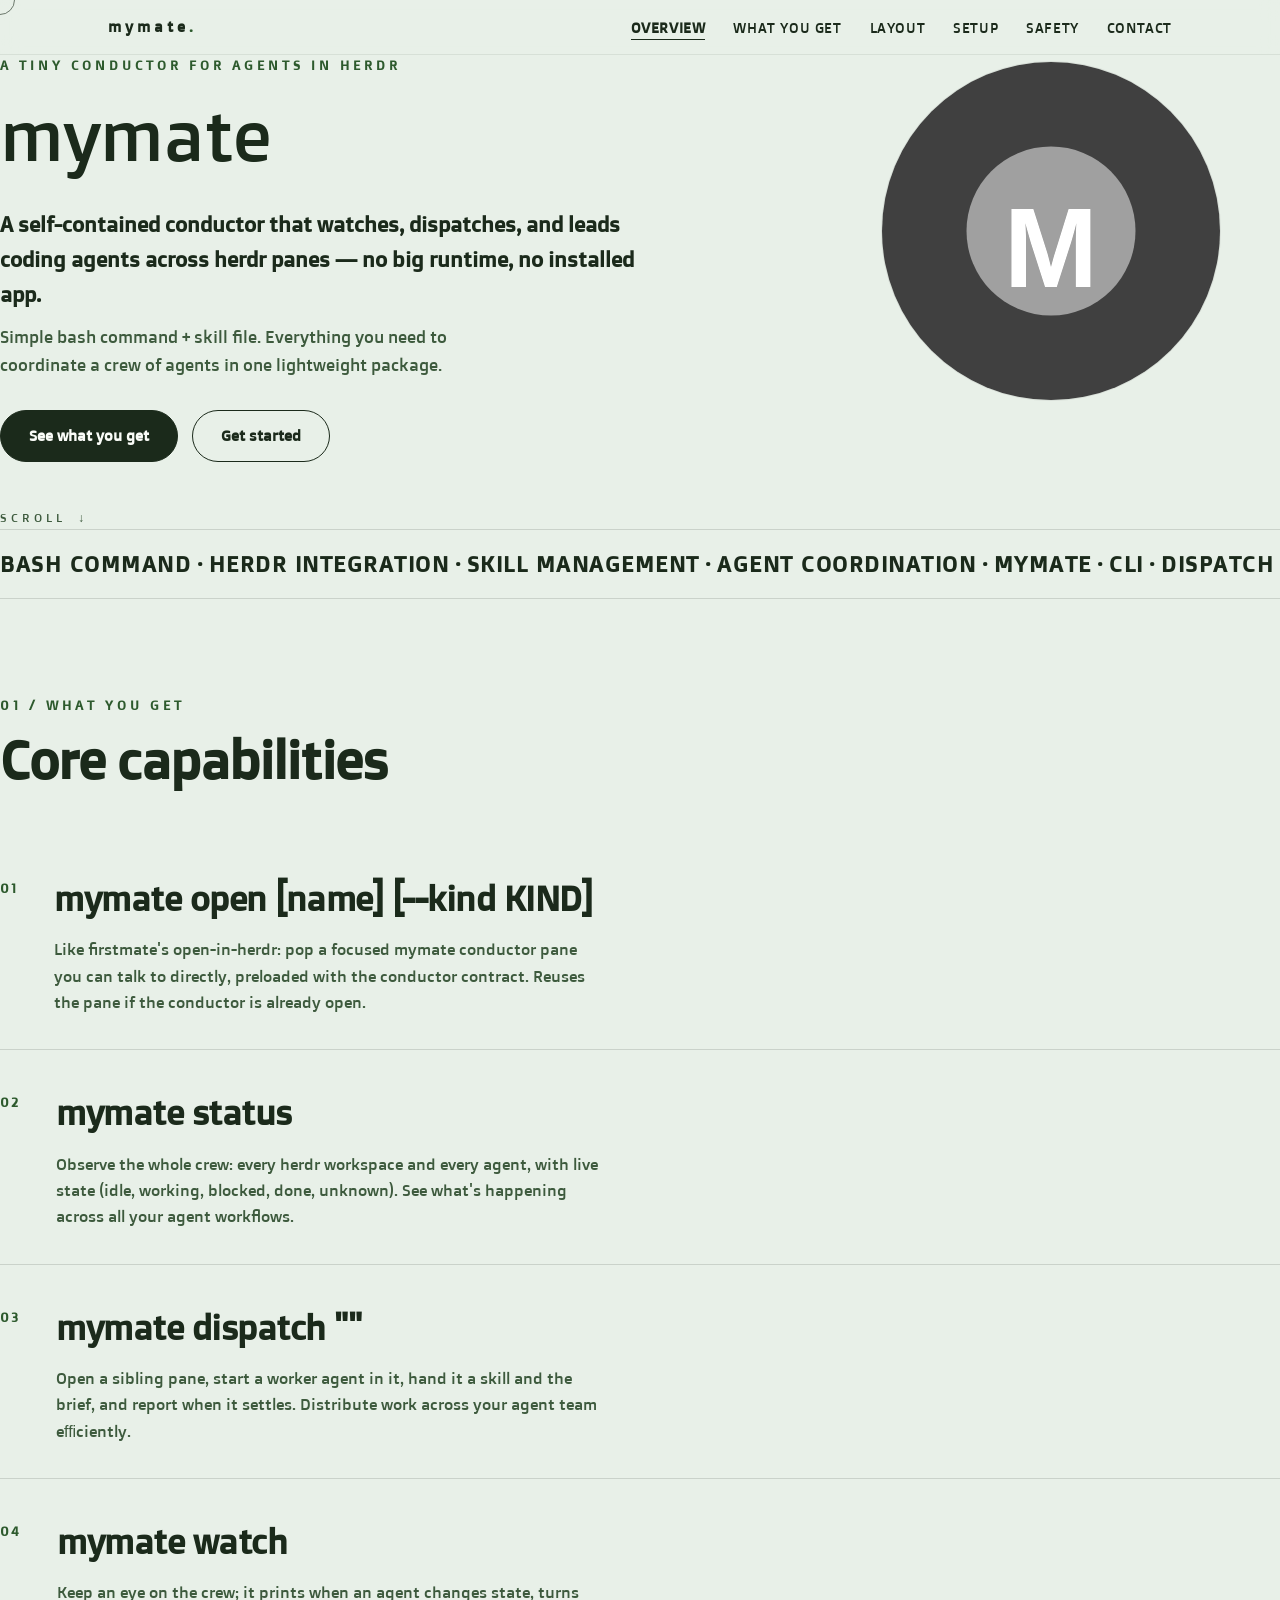
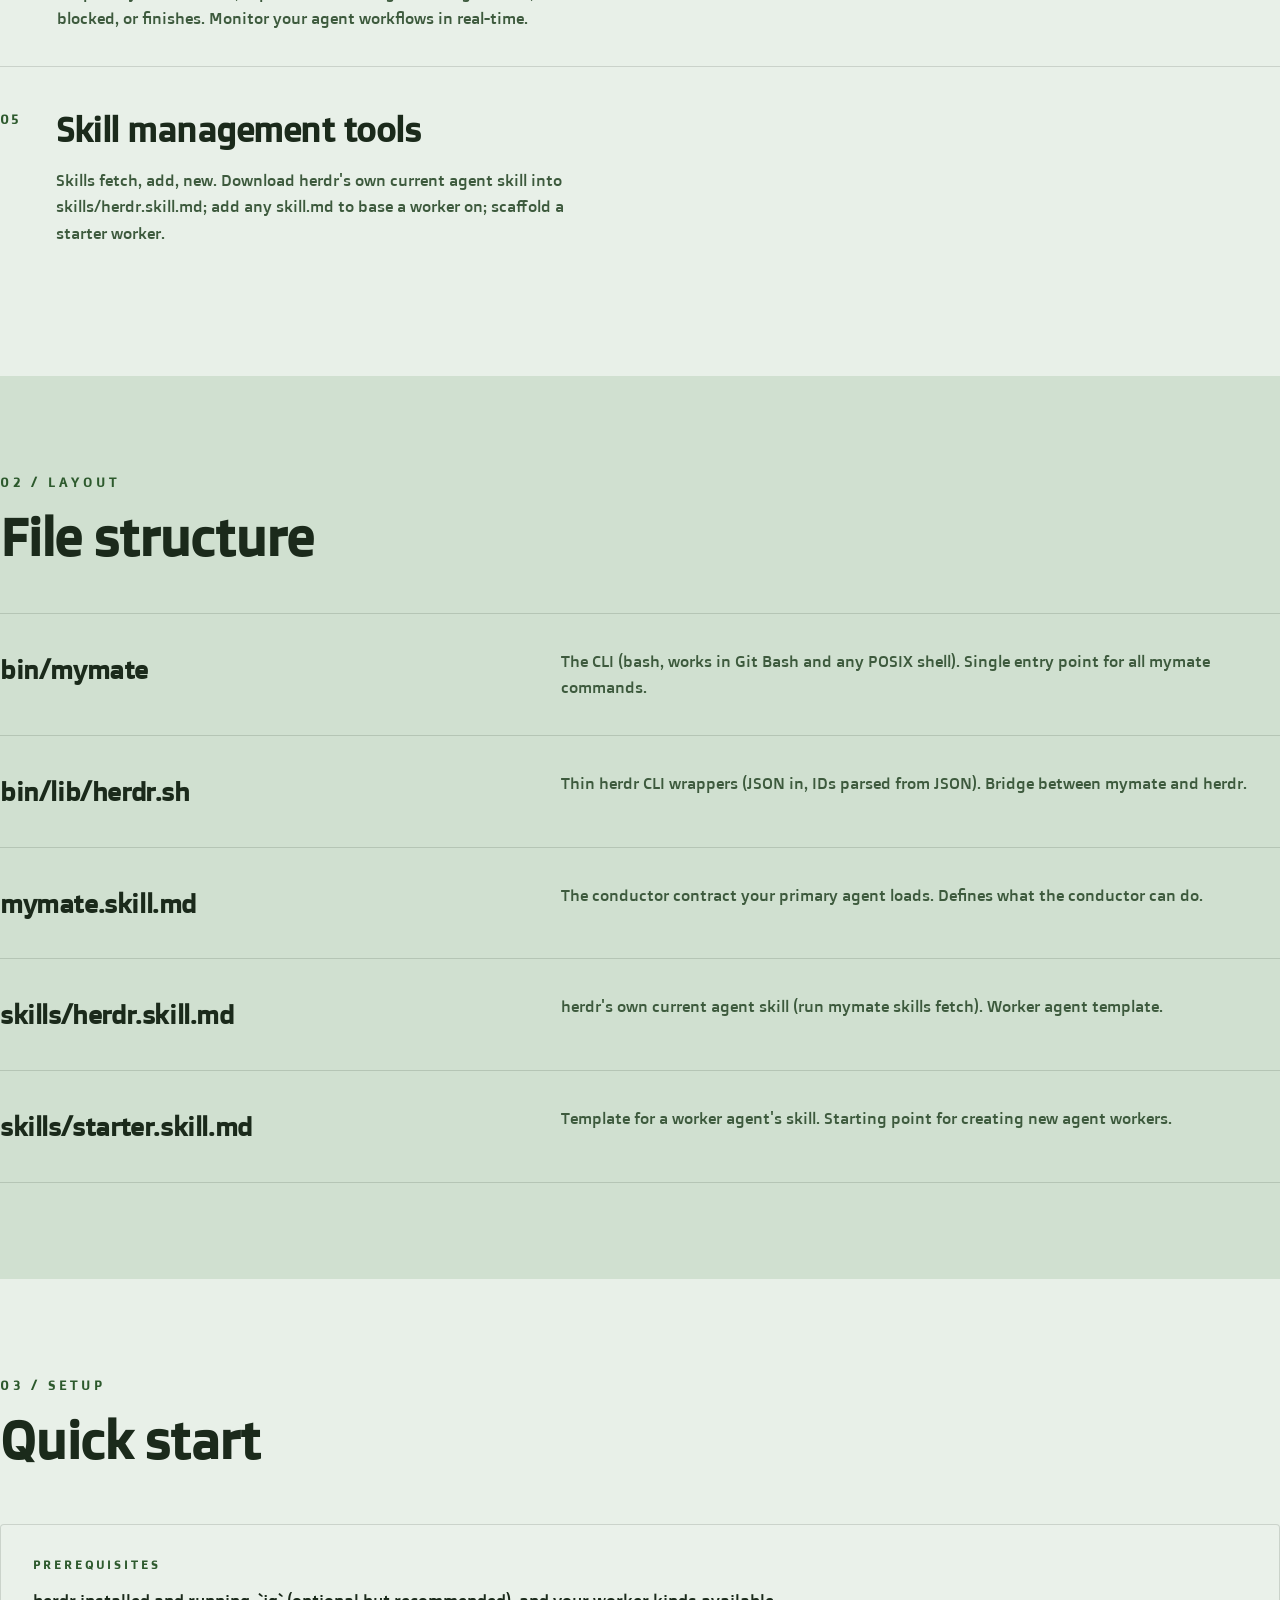
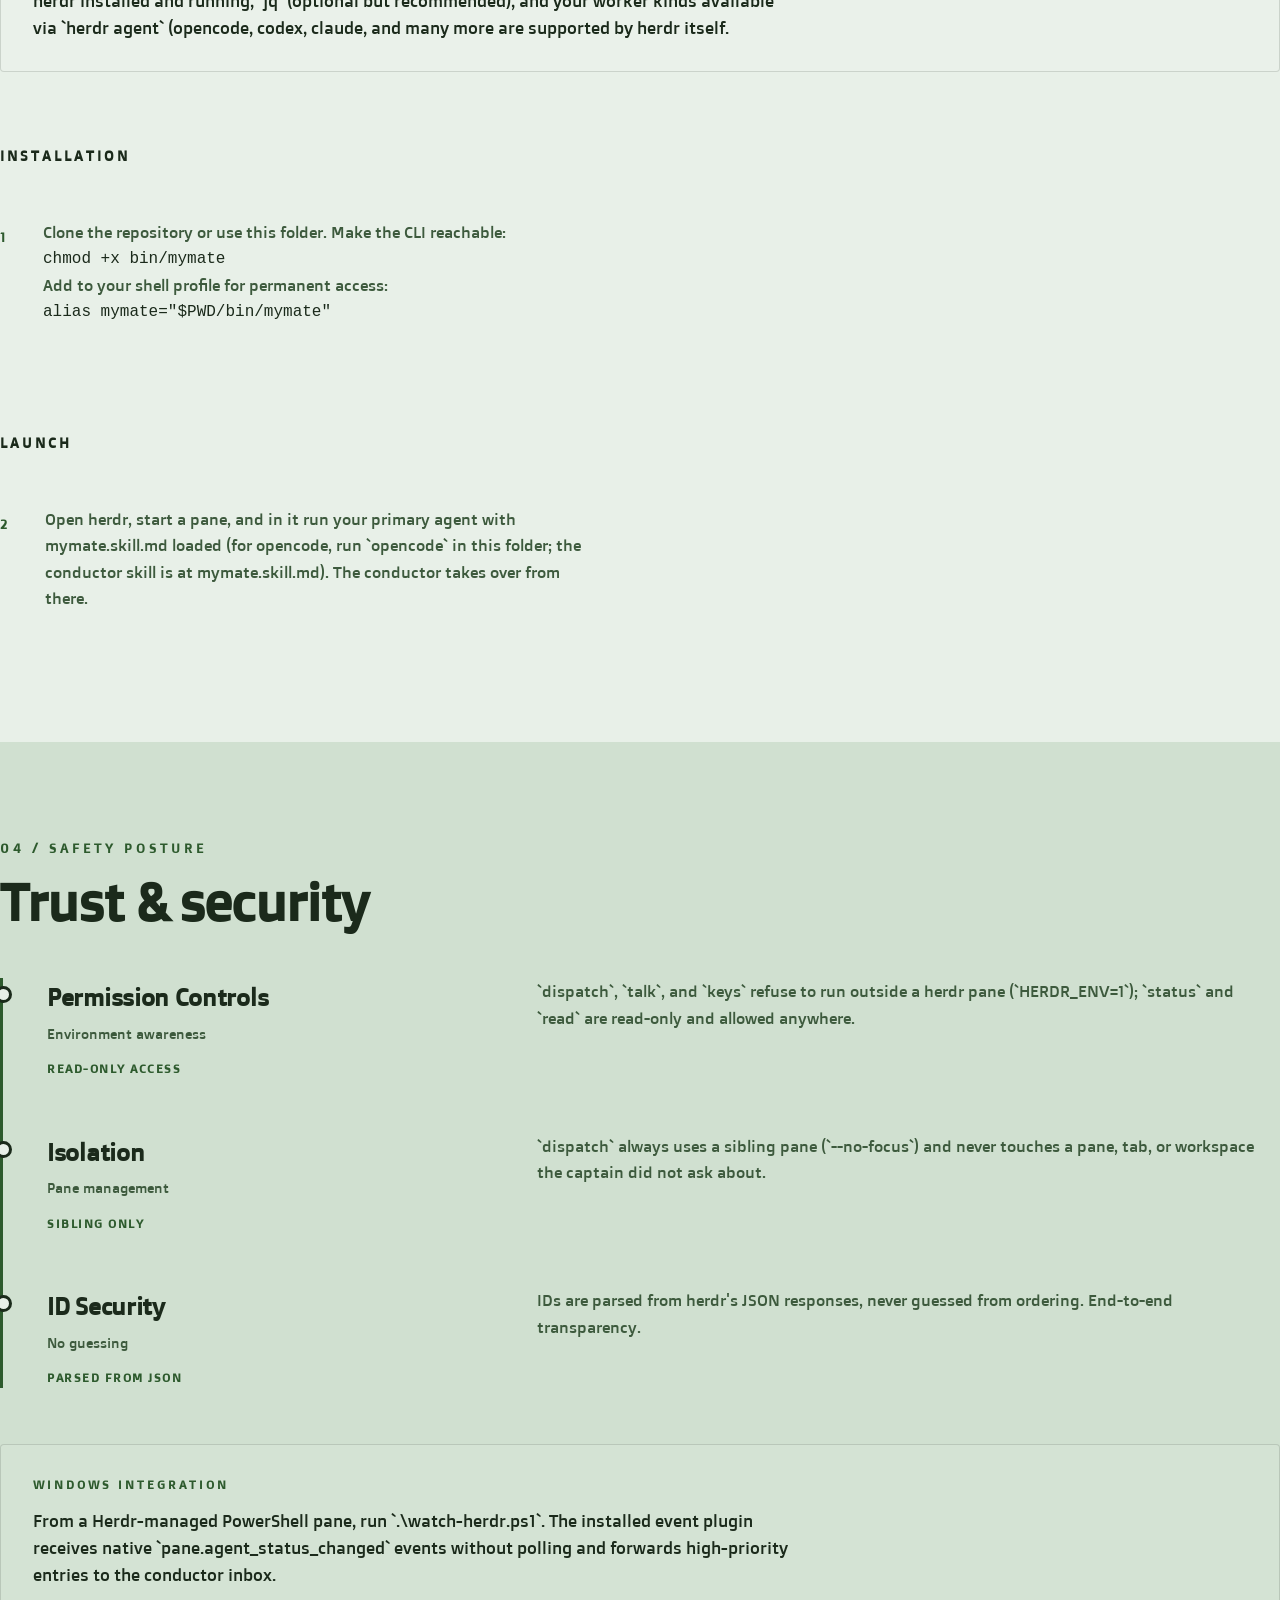
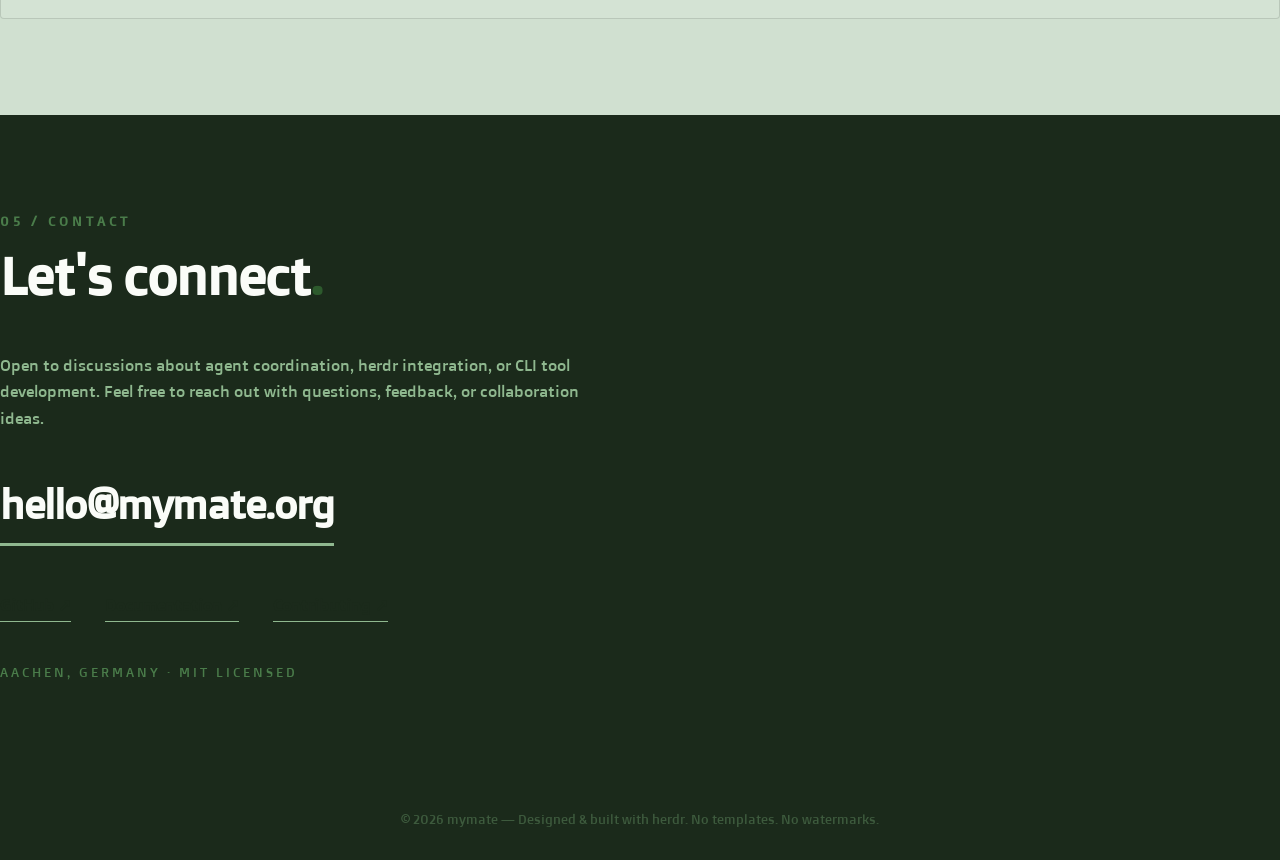
<file: index.html>
<!DOCTYPE html>
<html lang="en">
<head>
  <meta charset="UTF-8">
  <meta name="viewport" content="width=device-width, initial-scale=1.0">
  <title>mymate — tiny conductor for agents in herdr</title>
  <meta name="description" content="A tiny conductor for a crew of coding agents that live in herdr panes. mymate is a self-contained conductor that watches, dispatches, and leads the rest via a simple bash command and skill file.">
  <link rel="preconnect" href="https://fonts.googleapis.com">
  <link rel="preconnect" href="https://fonts.gstatic.com" crossorigin>
  <link href="https://fonts.googleapis.com/css2?family=Doppio+One&display=swap" rel="stylesheet">
  <link rel="stylesheet" href="style.css">
</head>
<body>

  <div class="scroll-progress" aria-hidden="true"></div>
  <div class="cursor" aria-hidden="true"></div>

  <header class="topbar">
    <nav class="nav" aria-label="Main navigation">
      <a class="brand" href="#overview">mymate<span class="brand-dot">.</span></a>
      <button class="nav-toggle" id="navToggle" aria-expanded="false" aria-label="Toggle navigation">
        <span></span><span></span><span></span>
      </button>
      <ul class="nav-links" id="navLinks">
        <li><a href="#overview">Overview</a></li>
        <li><a href="#what-you-get">What You Get</a></li>
        <li><a href="#layout">Layout</a></li>
        <li><a href="#setup">Setup</a></li>
        <li><a href="#safety">Safety</a></li>
        <li><a href="#contact">Contact</a></li>
      </ul>
    </nav>
  </header>

  <main>
    <!-- HERO -->
    <section id="overview" class="hero">
      <div class="hero-grid">
        <div class="hero-text">
          <p class="hero-eyebrow reveal">A tiny conductor for agents in herdr</p>
          <h1 class="reveal">mymate</h1>
          <p class="hero-sub reveal" data-delay="1">A self-contained conductor that watches, dispatches, and leads coding agents across herdr panes — no big runtime, no installed app.</p>
          <p class="hero-line reveal" data-delay="2">Simple bash command + skill file. Everything you need to coordinate a crew of agents in one lightweight package.</p>
          <div class="hero-actions reveal" data-delay="3">
            <a class="btn btn-solid" href="#what-you-get">See what you get</a>
            <a class="btn btn-outline" href="#setup">Get started</a>
          </div>
        </div>
        <div class="hero-photo reveal" data-delay="2">
          <img src="assets/mymate-logo.svg" alt="mymate conductor logo">
        </div>
      </div>
      <a class="hero-scroll" href="#what-you-get">
        <span>Scroll</span>
        <span class="hero-scroll-arrow">↓</span>
      </a>
    </section>

    <!-- MARQUEE -->
    <div class="marquee" aria-hidden="true">
      <div class="marquee-track">
        <span class="marquee-group">
          bash command&nbsp;·&nbsp;herdr integration&nbsp;·&nbsp;skill management&nbsp;·&nbsp;agent coordination&nbsp;·&nbsp;mymate&nbsp;·&nbsp;cli&nbsp;·&nbsp;dispatch&nbsp;·&nbsp;watch&nbsp;·&nbsp;
        </span>
        <span class="marquee-group">
          bash command&nbsp;·&nbsp;herdr integration&nbsp;·&nbsp;skill management&nbsp;·&nbsp;agent coordination&nbsp;·&nbsp;mymate&nbsp;·&nbsp;cli&nbsp;·&nbsp;dispatch&nbsp;·&nbsp;watch&nbsp;·&nbsp;
        </span>
      </div>
    </div>

    <!-- OVERVIEW -->
    <section id="what-you-get" class="section">
      <div class="container">
        <p class="section-label reveal">01 / What you get</p>
        <h2 class="section-title reveal">Core capabilities</h2>
        <div class="index">
          <div class="index-row reveal">
            <span class="index-num">01</span>
            <div class="index-text">
              <h4>mymate open [name] [--kind KIND]</h4>
              <p>Like firstmate's open-in-herdr: pop a focused mymate conductor pane you can talk to directly, preloaded with the conductor contract. Reuses the pane if the conductor is already open.</p>
            </div>
            <img class="index-img" src="assets/open-pane.svg" alt="Opening a mymate pane">
          </div>
          <div class="index-row reveal" data-delay="1">
            <span class="index-num">02</span>
            <div class="index-text">
              <h4>mymate status</h4>
              <p>Observe the whole crew: every herdr workspace and every agent, with live state (idle, working, blocked, done, unknown). See what's happening across all your agent workflows.</p>
            </div>
            <img class="index-img" src="assets/status-view.svg" alt="Agent status display">
          </div>
          <div class="index-row reveal" data-delay="2">
            <span class="index-num">03</span>
            <div class="index-text">
              <h4>mymate dispatch <name> <kind> "<brief>"</h4>
              <p>Open a sibling pane, start a worker agent in it, hand it a skill and the brief, and report when it settles. Distribute work across your agent team efficiently.</p>
            </div>
            <img class="index-img" src="assets/dispatch-work.svg" alt="Dispatching work to agent">
          </div>
          <div class="index-row reveal" data-delay="3">
            <span class="index-num">04</span>
            <div class="index-text">
              <h4>mymate watch</h4>
              <p>Keep an eye on the crew; it prints when an agent changes state, turns blocked, or finishes. Monitor your agent workflows in real-time.</p>
            </div>
            <img class="index-img" src="assets/watch-agents.svg" alt="Watching agents">
          </div>
          <div class="index-row reveal" data-delay="4">
            <span class="index-num">05</span>
            <div class="index-text">
              <h4>Skill management tools</h4>
              <p>Skills fetch, add, new. Download herdr's own current agent skill into skills/herdr.skill.md; add any skill.md to base a worker on; scaffold a starter worker.</p>
            </div>
            <img class="index-img" src="assets/skills-tools.svg" alt="Skill management">
          </div>
        </div>
      </div>
    </section>

    <!-- LAYOUT -->
    <section id="layout" class="section section-alt">
      <div class="container">
        <p class="section-label reveal">02 / Layout</p>
        <h2 class="section-title reveal">File structure</h2>
        <div class="rows">
          <div class="row reveal">
            <span class="row-title">bin/mymate</span>
            <div class="row-items">
              <p>The CLI (bash, works in Git Bash and any POSIX shell). Single entry point for all mymate commands.</p>
            </div>
          </div>
          <div class="row reveal">
            <span class="row-title">bin/lib/herdr.sh</span>
            <div class="row-items">
              <p>Thin herdr CLI wrappers (JSON in, IDs parsed from JSON). Bridge between mymate and herdr.</p>
            </div>
          </div>
          <div class="row reveal">
            <span class="row-title">mymate.skill.md</span>
            <div class="row-items">
              <p>The conductor contract your primary agent loads. Defines what the conductor can do.</p>
            </div>
          </div>
          <div class="row reveal">
            <span class="row-title">skills/herdr.skill.md</span>
            <div class="row-items">
              <p>herdr's own current agent skill (run mymate skills fetch). Worker agent template.</p>
            </div>
          </div>
          <div class="row reveal">
            <span class="row-title">skills/starter.skill.md</span>
            <div class="row-items">
              <p>Template for a worker agent's skill. Starting point for creating new agent workers.</p>
            </div>
          </div>
        </div>
      </div>
    </section>

    <!-- SETUP -->
    <section id="setup" class="section">
      <div class="container">
        <p class="section-label reveal">03 / Setup</p>
        <h2 class="section-title reveal">Quick start</h2>
        <div class="now-block reveal">
          <p class="now-label">Prerequisites</p>
          <p class="now-text">herdr installed and running, `jq` (optional but recommended), and your worker kinds available via `herdr agent` (opencode, codex, claude, and many more are supported by herdr itself.</p>
        </div>
        
        <h3 class="block-label reveal">Installation</h3>
        <div class="index">
          <div class="index-row reveal">
            <span class="index-num">1</span>
            <div class="index-text">
              <p>Clone the repository or use this folder. Make the CLI reachable:</p>
              <pre><code>chmod +x bin/mymate</code></pre>
              <p>Add to your shell profile for permanent access:</p>
              <pre><code>alias mymate="$PWD/bin/mymate"</code></pre>
            </div>
            <img class="index-img" src="assets/setup-terminal.svg" alt="Terminal setup">
          </div>
        </div>
        
        <h3 class="block-label reveal">Launch</h3>
        <div class="index">
          <div class="index-row reveal">
            <span class="index-num">2</span>
            <div class="index-text">
              <p>Open herdr, start a pane, and in it run your primary agent with mymate.skill.md loaded (for opencode, run `opencode` in this folder; the conductor skill is at mymate.skill.md). The conductor takes over from there.</p>
            </div>
            <img class="index-img" src="assets/launch-herdr.svg" alt="Launching herdr">
          </div>
        </div>
      </div>
    </section>

    <!-- SAFETY -->
    <section id="safety" class="section section-alt">
      <div class="container">
        <p class="section-label reveal">04 / Safety posture</p>
        <h2 class="section-title reveal">Trust & security</h2>
        
        <div class="timeline">
          <div class="timeline-item reveal">
            <div class="timeline-meta">
              <p class="timeline-role">Permission Controls</p>
              <p class="timeline-org">Environment awareness</p>
              <p class="timeline-date">Read-only access</p>
            </div>
            <div class="timeline-body">
              <p>`dispatch`, `talk`, and `keys` refuse to run outside a herdr pane (`HERDR_ENV=1`); `status` and `read` are read-only and allowed anywhere.</p>
            </div>
          </div>
          
          <div class="timeline-item reveal" data-delay="1">
            <div class="timeline-meta">
              <p class="timeline-role">Isolation</p>
              <p class="timeline-org">Pane management</p>
              <p class="timeline-date">Sibling only</p>
            </div>
            <div class="timeline-body">
              <p>`dispatch` always uses a sibling pane (`--no-focus`) and never touches a pane, tab, or workspace the captain did not ask about.</p>
            </div>
          </div>
          
          <div class="timeline-item reveal" data-delay="2">
            <div class="timeline-meta">
              <p class="timeline-role">ID Security</p>
              <p class="timeline-org">No guessing</p>
              <p class="timeline-date">Parsed from JSON</p>
            </div>
            <div class="timeline-body">
              <p>IDs are parsed from herdr's JSON responses, never guessed from ordering. End-to-end transparency.</p>
            </div>
          </div>
        </div>
        
        <div class="now-block reveal">
          <p class="now-label">Windows Integration</p>
          <p class="now-text">From a Herdr-managed PowerShell pane, run `.\watch-herdr.ps1`. The installed event plugin receives native `pane.agent_status_changed` events without polling and forwards high-priority entries to the conductor inbox.</p>
        </div>
      </div>
    </section>

    <!-- CONTACT -->
    <section id="contact" class="section contact">
      <div class="container">
        <p class="section-label reveal">05 / Contact</p>
        <h2 class="section-title reveal">Let's connect<span class="h1-dot">.</span></h2>
        <p class="contact-intro reveal" data-delay="1">Open to discussions about agent coordination, herdr integration, or CLI tool development. Feel free to reach out with questions, feedback, or collaboration ideas.</p>
        <a class="mail-big reveal" data-delay="1" href="mailto:hello@mymate.org">hello@mymate.org</a>
        <div class="contact-links reveal" data-delay="2">
          <a class="text-link" href="https://github.com/memoNbr/mymate" target="_blank" rel="noopener noreferrer">GitHub ↗</a>
          <a class="text-link" href="#" target="_blank" rel="noopener noreferrer">Documentation ↗</a>
          <a class="text-link" href="#" target="_blank" rel="noopener noreferrer">Contributing ↗</a>
        </div>
        <p class="contact-location reveal" data-delay="2">Aachen, Germany · MIT Licensed</p>
      </div>
    </section>
  </main>

  <footer class="footer">
    <p>© 2026 mymate — Designed & built with herdr. No templates. No watermarks.</p>
  </footer>

  <script src="script.js"></script>
</body>
</html>
</file>
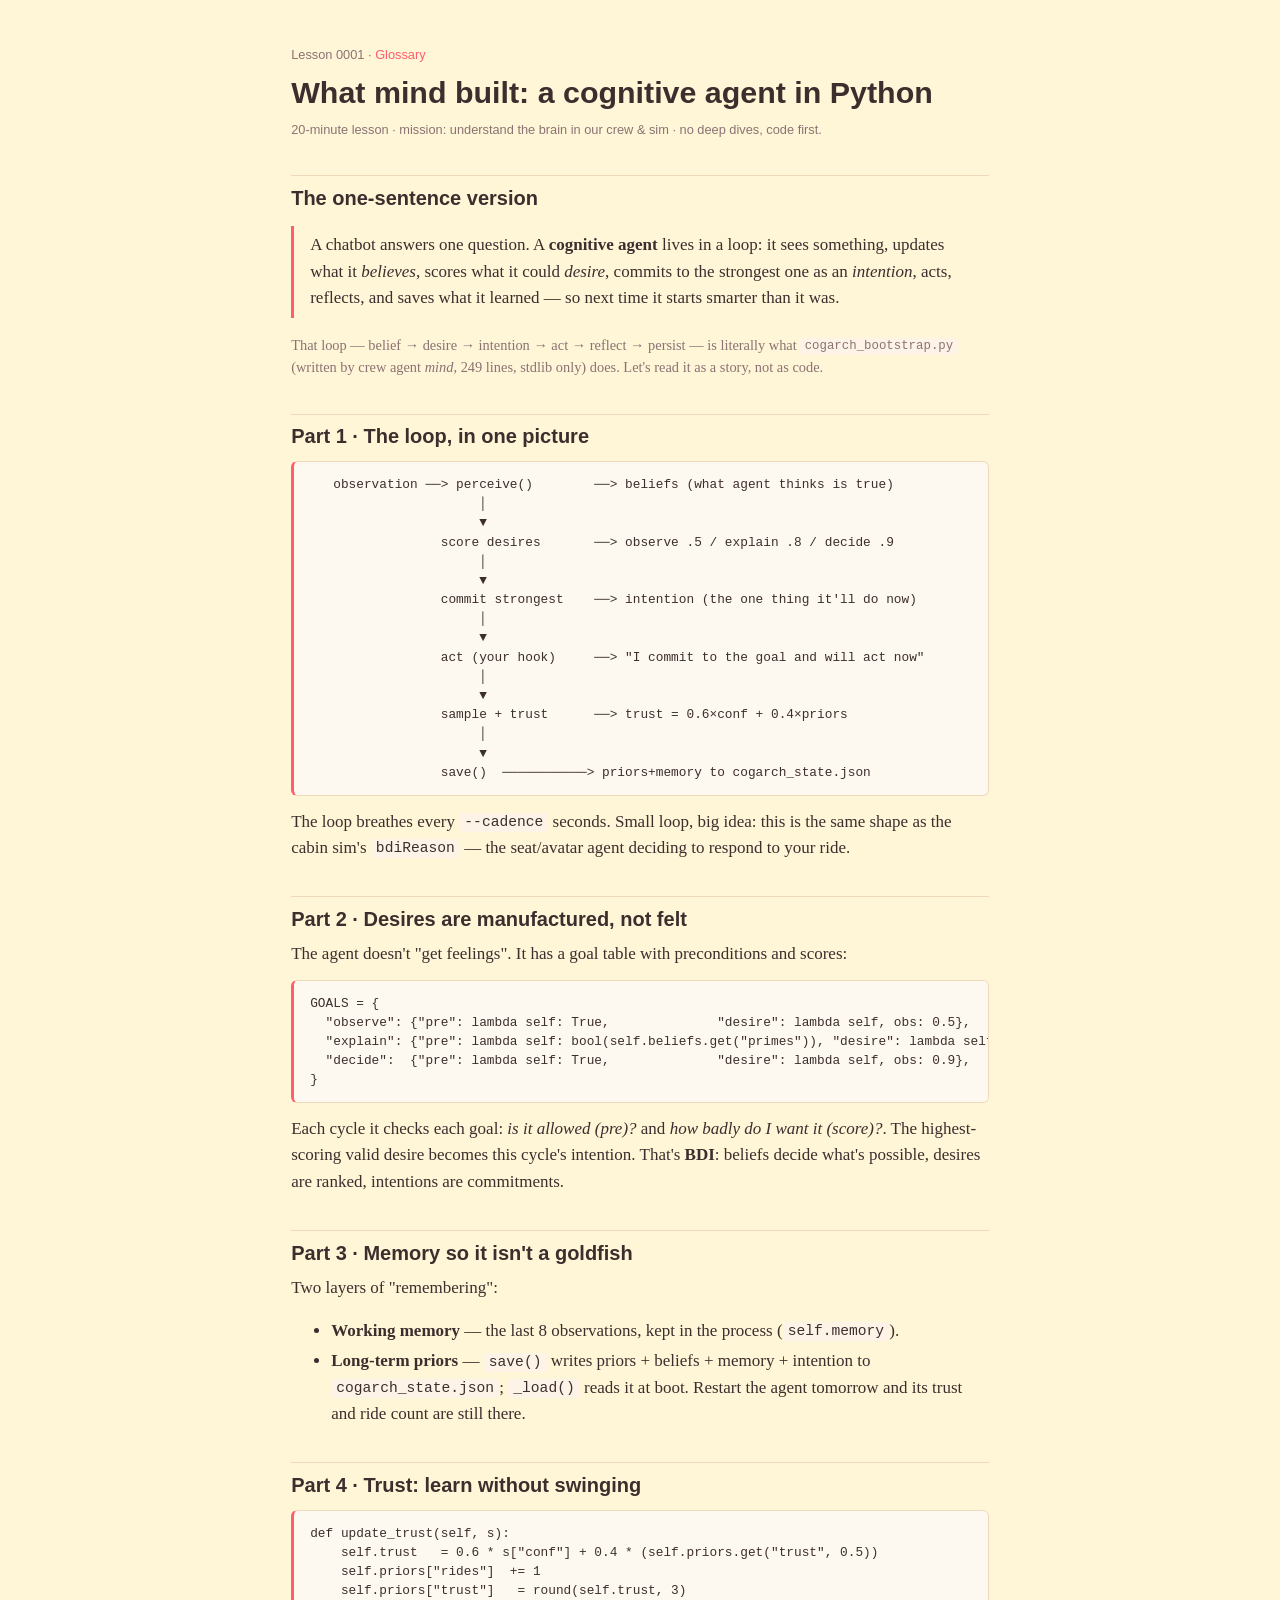
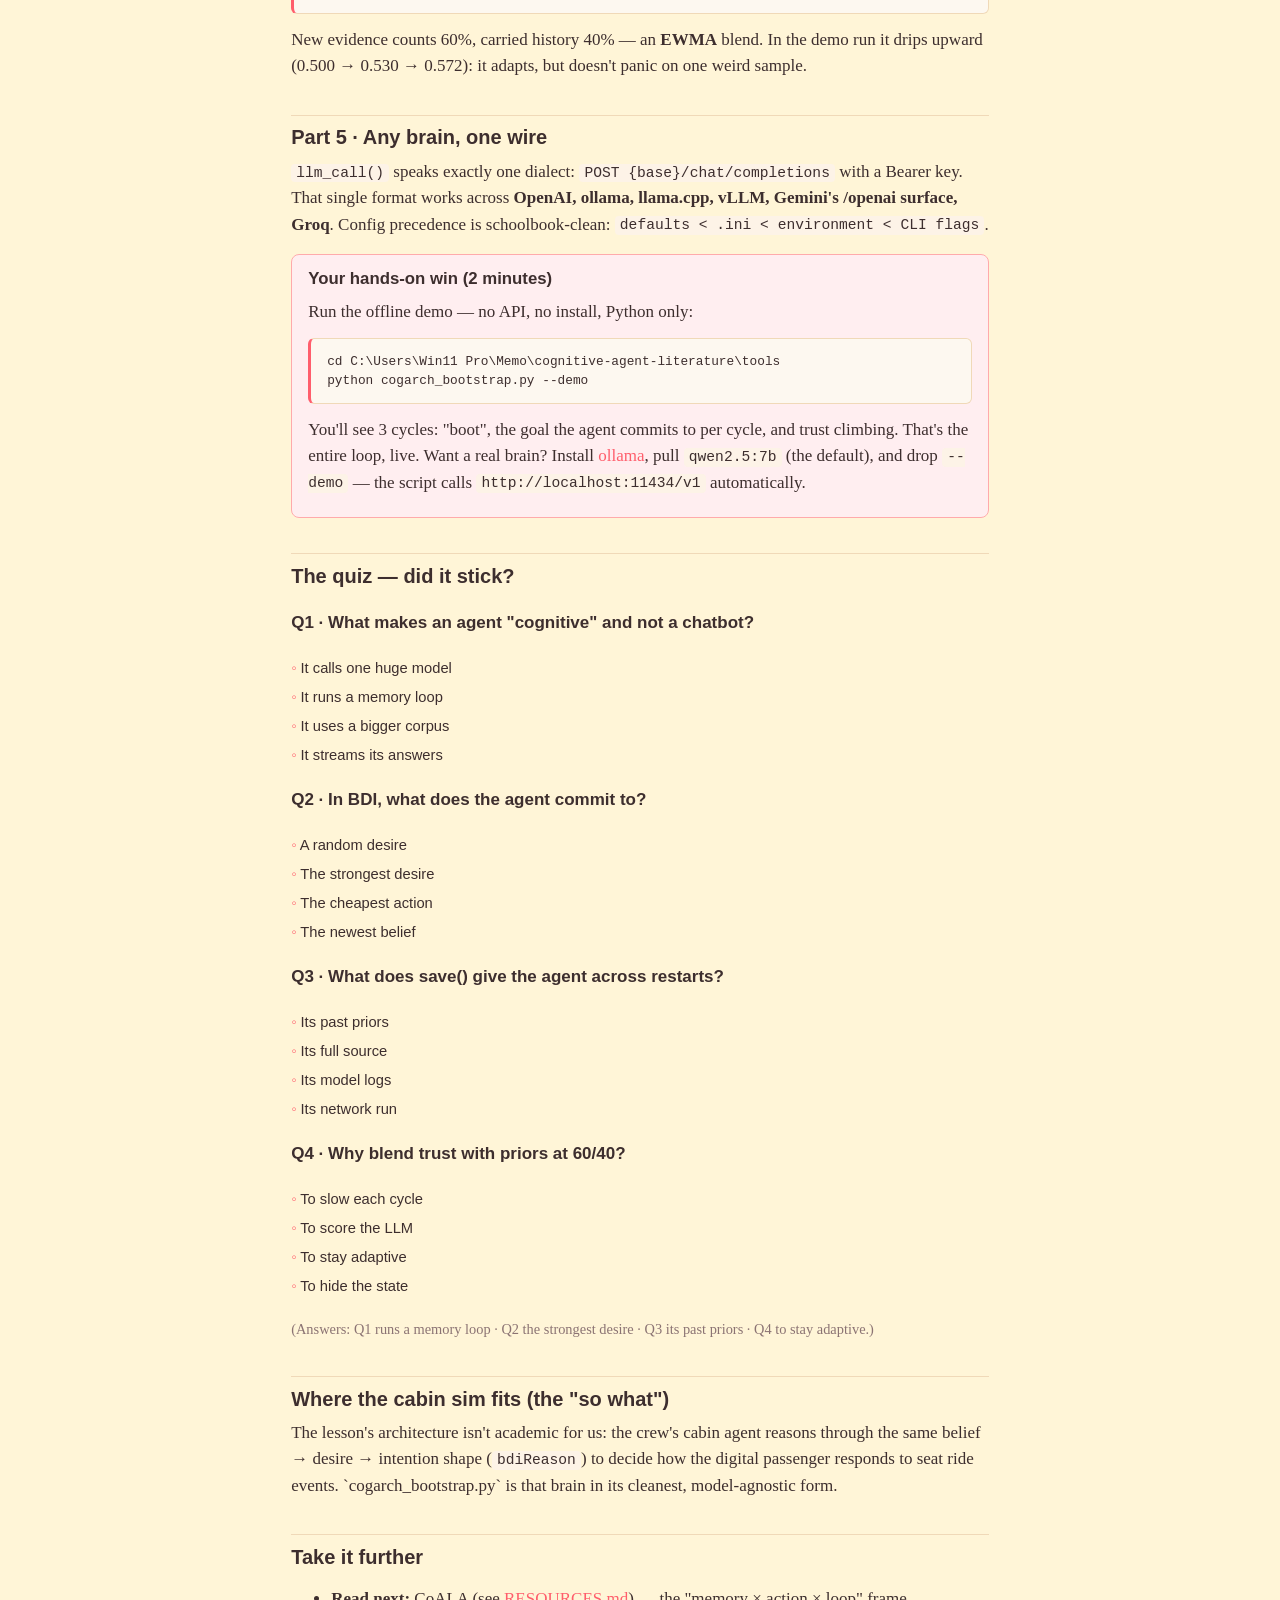
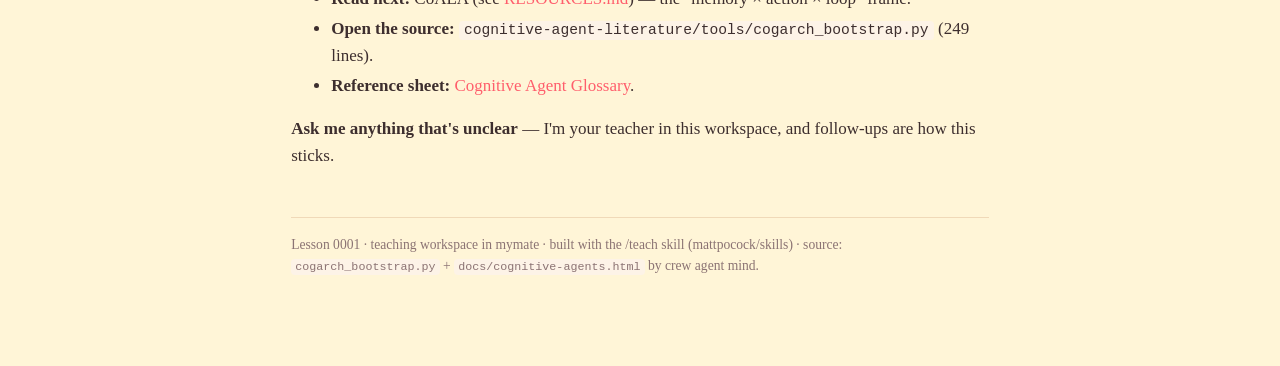
<file: lessons/0001-what-mind-built-a-cognitive-agent-in-python.html>
<!doctype html>
<html lang="en">
<head>
<meta charset="utf-8">
<meta name="viewport" content="width=device-width, initial-scale=1">
<title>Lesson 0001 · What mind built: a cognitive agent in Python</title>
<link rel="stylesheet" href="../assets/site.css">
</head>
<body>

<p class="nav">Lesson 0001 &middot; <a href="../reference/0001-cognitive-agent-glossary.html">Glossary</a></p>
<h1>What mind built: a cognitive agent in Python</h1>
<p class="meta">20-minute lesson &middot; mission: understand the brain in our crew &amp; sim &middot; no deep dives, code first.</p>

<h2>The one-sentence version</h2>
<blockquote>
A chatbot answers one question. A <strong>cognitive agent</strong> lives in a loop:
it sees something, updates what it <em>believes</em>, scores what it could <em>desire</em>,
commits to the strongest one as an <em>intention</em>, acts, reflects, and saves what it learned —
so next time it starts smarter than it was.
</blockquote>

<p class="muted">That loop — belief &rarr; desire &rarr; intention &rarr; act &rarr; reflect &rarr; persist — is literally
what <code>cogarch_bootstrap.py</code> (written by crew agent <em>mind</em>, 249 lines, stdlib only) does.
Let's read it as a story, not as code.</p>

<h2>Part 1 · The loop, in one picture</h2>
<pre>
   observation ──&gt; perceive()        ──&gt; beliefs (what agent thinks is true)
                      │
                      ▼
                 score desires       ──&gt; observe .5 / explain .8 / decide .9
                      │
                      ▼
                 commit strongest    ──&gt; intention (the one thing it'll do now)
                      │
                      ▼
                 act (your hook)     ──&gt; "I commit to the goal and will act now"
                      │
                      ▼
                 sample + trust      ──&gt; trust = 0.6×conf + 0.4×priors
                      │
                      ▼
                 save()  ───────────&gt; priors+memory to cogarch_state.json
</pre>

<p>The loop breathes every <code>--cadence</code> seconds. Small loop, big idea: this is the same shape
as the cabin sim's <code>bdiReason</code> — the seat/avatar agent deciding to respond to your ride.</p>

<h2>Part 2 · Desires are manufactured, not felt</h2>
<p>The agent doesn't "get feelings". It has a goal table with preconditions and scores:</p>
<pre>
GOALS = {
  "observe": {"pre": lambda self: True,              "desire": lambda self, obs: 0.5},
  "explain": {"pre": lambda self: bool(self.beliefs.get("primes")), "desire": lambda self, obs: 0.8},
  "decide":  {"pre": lambda self: True,              "desire": lambda self, obs: 0.9},
}
</pre>
<p>Each cycle it checks each goal: <em>is it allowed (pre)?</em> and <em>how badly do I want it (score)?</em>.
The highest-scoring valid desire becomes this cycle's intention. That's <strong>BDI</strong>:
beliefs decide what's possible, desires are ranked, intentions are commitments.</p>

<h2>Part 3 · Memory so it isn't a goldfish</h2>
<p>Two layers of "remembering":</p>
<ul class="tight">
  <li><strong>Working memory</strong> — the last 8 observations, kept in the process (<code>self.memory</code>).</li>
  <li><strong>Long-term priors</strong> — <code>save()</code> writes priors + beliefs + memory + intention to
      <code>cogarch_state.json</code>; <code>_load()</code> reads it at boot. Restart the agent tomorrow and
      its trust and ride count are still there.</li>
</ul>

<h2>Part 4 · Trust: learn without swinging</h2>
<pre>
def update_trust(self, s):
    self.trust   = 0.6 * s["conf"] + 0.4 * (self.priors.get("trust", 0.5))
    self.priors["rides"]  += 1
    self.priors["trust"]   = round(self.trust, 3)
</pre>
<p>New evidence counts 60%, carried history 40% — an <strong>EWMA</strong> blend. In the demo run it drips upward
(0.500 &rarr; 0.530 &rarr; 0.572): it adapts, but doesn't panic on one weird sample.</p>

<h2>Part 5 · Any brain, one wire</h2>
<p><code>llm_call()</code> speaks exactly one dialect: <code>POST {base}/chat/completions</code> with a Bearer key.
That single format works across <strong>OpenAI, ollama, llama.cpp, vLLM, Gemini's /openai surface, Groq</strong>.
Config precedence is schoolbook-clean: <code>defaults &lt; .ini &lt; environment &lt; CLI flags</code>.</p>

<div class="box ok">
<h3>Your hands-on win (2 minutes)</h3>
<p>Run the offline demo — no API, no install, Python only:</p>
<pre>cd C:\Users\Win11 Pro\Memo\cognitive-agent-literature\tools
python cogarch_bootstrap.py --demo</pre>
<p>You'll see 3 cycles: "boot", the goal the agent commits to per cycle, and trust climbing.
That's the entire loop, live. Want a real brain? Install <a href="https://ollama.com">ollama</a>,
pull <code>qwen2.5:7b</code> (the default), and drop <code>--demo</code> — the script calls
<code>http://localhost:11434/v1</code> automatically.</p>
</div>

<h2>The quiz — did it stick?</h2>
<div class="quiz">
<p class="q">Q1 · What makes an agent "cognitive" and not a chatbot?</p>
<ul>
  <li>It calls one huge model</li>
  <li>It runs a memory loop</li>
  <li>It uses a bigger corpus</li>
  <li>It streams its answers</li>
</ul>
<p class="q">Q2 · In BDI, what does the agent commit to?</p>
<ul>
  <li>A random desire</li>
  <li>The strongest desire</li>
  <li>The cheapest action</li>
  <li>The newest belief</li>
</ul>
<p class="q">Q3 · What does save() give the agent across restarts?</p>
<ul>
  <li>Its past priors</li>
  <li>Its full source</li>
  <li>Its model logs</li>
  <li>Its network run</li>
</ul>
<p class="q">Q4 · Why blend trust with priors at 60/40?</p>
<ul>
  <li>To slow each cycle</li>
  <li>To score the LLM</li>
  <li>To stay adaptive</li>
  <li>To hide the state</li>
</ul>
<p class="muted">(Answers: Q1 runs a memory loop &middot; Q2 the strongest desire &middot; Q3 its past priors &middot; Q4 to stay adaptive.)</p>
</div>

<h2>Where the cabin sim fits (the "so what")</h2>
<p>The lesson's architecture isn't academic for us: the crew's cabin agent reasons through the same
belief &rarr; desire &rarr; intention shape (<code>bdiReason</code>) to decide how the digital passenger
responds to seat ride events. `cogarch_bootstrap.py` is that brain in its cleanest, model-agnostic form.</p>

<h2>Take it further</h2>
<ul class="tight">
  <li><strong>Read next:</strong> CoALA (see <a href="../RESOURCES.md">RESOURCES.md</a>) — the "memory &times; action &times; loop" frame.</li>
  <li><strong>Open the source:</strong> <code>cognitive-agent-literature/tools/cogarch_bootstrap.py</code> (249 lines).</li>
  <li><strong>Reference sheet:</strong> <a href="../reference/0001-cognitive-agent-glossary.html">Cognitive Agent Glossary</a>.</li>
</ul>

<p><strong>Ask me anything that's unclear</strong> — I'm your teacher in this workspace, and follow-ups
are how this sticks.</p>

<footer>
  Lesson 0001 · teaching workspace in mymate · built with the /teach skill (mattpocock/skills) ·
  source: <code>cogarch_bootstrap.py</code> + <code>docs/cognitive-agents.html</code> by crew agent mind.
</footer>

</body>
</html>
</file>
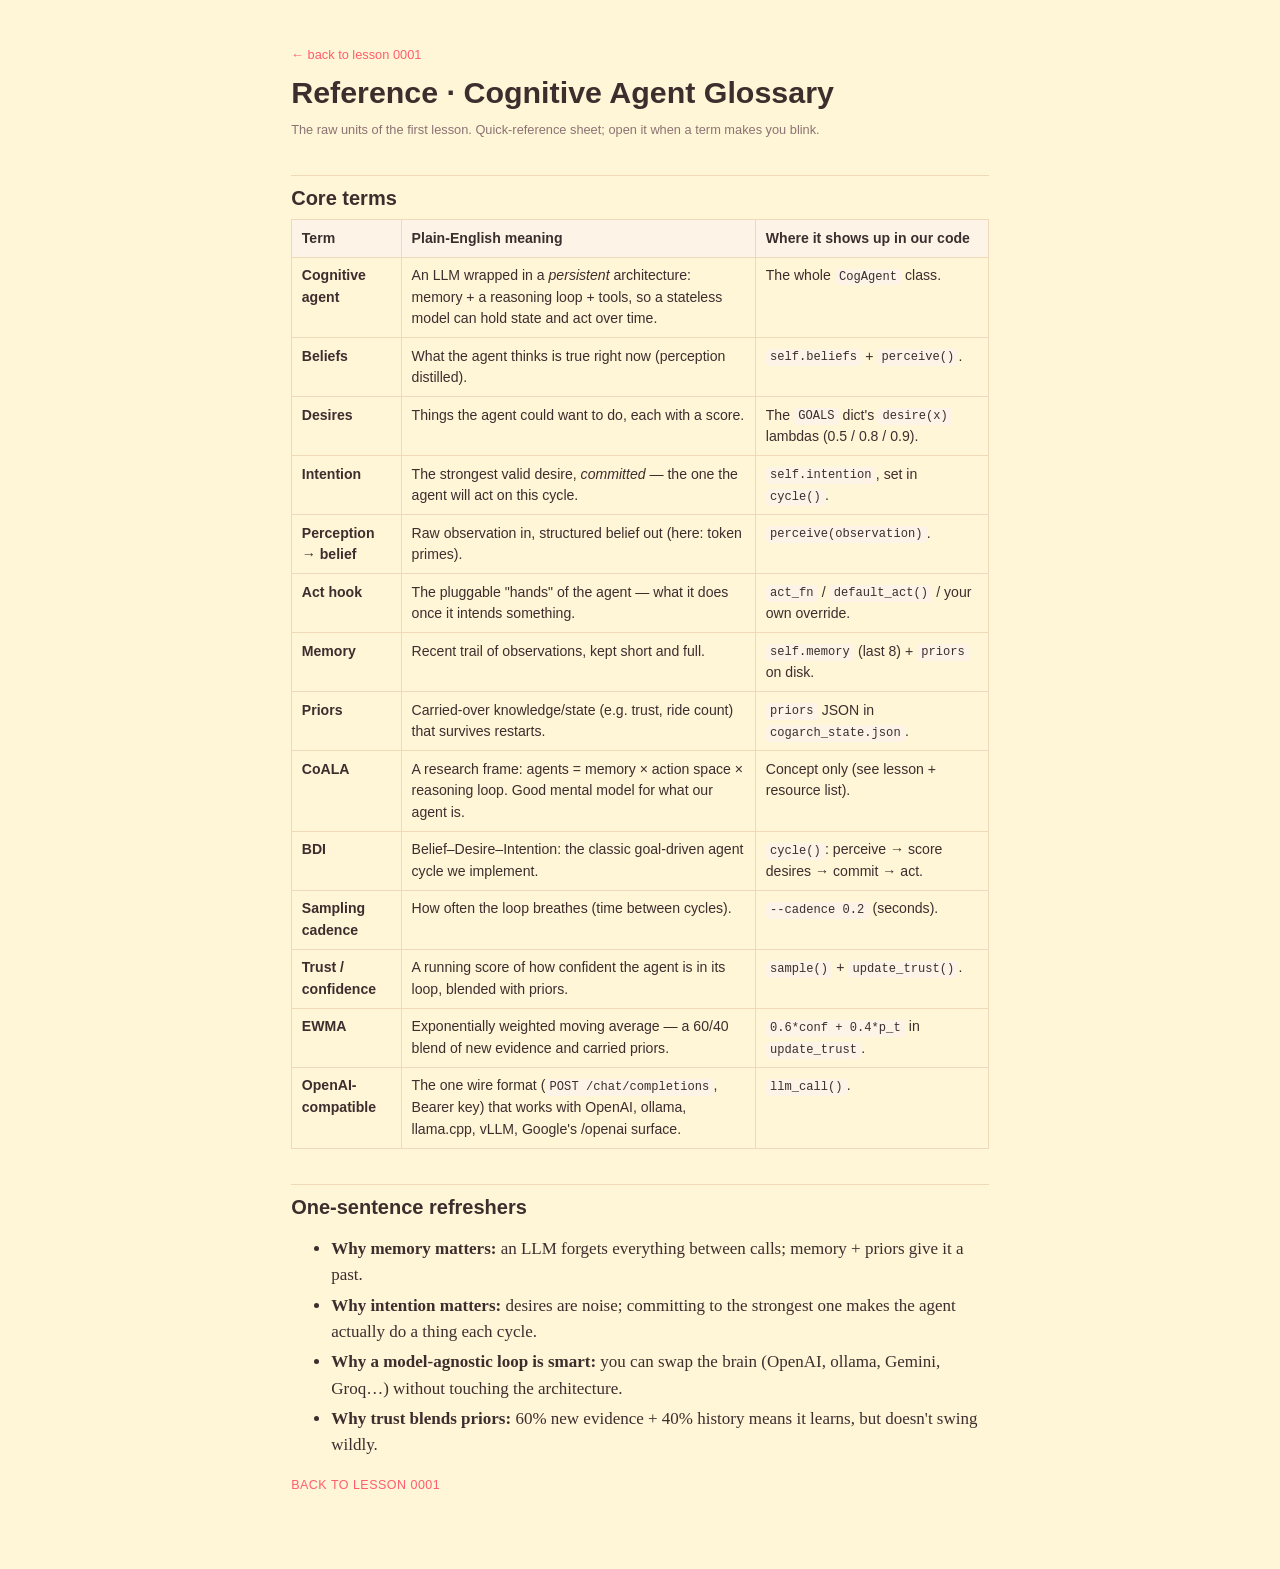
<file: reference/0001-cognitive-agent-glossary.html>
<!doctype html>
<html lang="en">
<head>
<meta charset="utf-8">
<meta name="viewport" content="width=device-width, initial-scale=1">
<title>Reference · Cognitive Agent Glossary</title>
<link rel="stylesheet" href="../assets/site.css">
</head>
<body>
<p class="nav"><a href="0001-what-mind-built-a-cognitive-agent-in-python.html">&larr; back to lesson 0001</a></p>
<h1>Reference &middot; Cognitive Agent Glossary</h1>
<p class="meta">The raw units of the first lesson. Quick-reference sheet; open it when a term makes you blink.</p>

<h2>Core terms</h2>
<table>
<tr><th>Term</th><th>Plain-English meaning</th><th>Where it shows up in our code</th></tr>
<tr>
  <td><strong>Cognitive agent</strong></td>
  <td>An LLM wrapped in a <em>persistent</em>&nbsp;architecture: memory + a reasoning loop + tools, so a stateless model can hold state and act over time.</td>
  <td>The whole <code>CogAgent</code> class.</td>
</tr>
<tr>
  <td><strong>Beliefs</strong></td>
  <td>What the agent thinks is true right now (perception distilled).</td>
  <td><code>self.beliefs</code> + <code>perceive()</code>.</td>
</tr>
<tr>
  <td><strong>Desires</strong></td>
  <td>Things the agent could want to do, each with a score.</td>
  <td>The <code>GOALS</code> dict's <code>desire(x)</code> lambdas (0.5 / 0.8 / 0.9).</td>
</tr>
<tr>
  <td><strong>Intention</strong></td>
  <td>The strongest valid desire, <em>committed</em> — the one the agent will act on this cycle.</td>
  <td><code>self.intention</code>, set in <code>cycle()</code>.</td>
</tr>
<tr>
  <td><strong>Perception → belief</strong></td>
  <td>Raw observation in, structured belief out (here: token primes).</td>
  <td><code>perceive(observation)</code>.</td>
</tr>
<tr>
  <td><strong>Act hook</strong></td>
  <td>The pluggable "hands" of the agent — what it does once it intends something.</td>
  <td><code>act_fn</code> / <code>default_act()</code> / your own override.</td>
</tr>
<tr>
  <td><strong>Memory</strong></td>
  <td>Recent trail of observations, kept short and full.</td>
  <td><code>self.memory</code> (last 8) + <code>priors</code> on disk.</td>
</tr>
<tr>
  <td><strong>Priors</strong></td>
  <td>Carried-over knowledge/state (e.g. trust, ride count) that survives restarts.</td>
  <td><code>priors</code> JSON in <code>cogarch_state.json</code>.</td>
</tr>
<tr>
  <td><strong>CoALA</strong></td>
  <td>A research frame: agents = memory &times; action space &times; reasoning loop. Good mental model for what our agent is.</td>
  <td>Concept only (see lesson + resource list).</td>
</tr>
<tr>
  <td><strong>BDI</strong></td>
  <td>Belief–Desire–Intention: the classic goal-driven agent cycle we implement.</td>
  <td><code>cycle()</code>: perceive &rarr; score desires &rarr; commit &rarr; act.</td>
</tr>
<tr>
  <td><strong>Sampling cadence</strong></td>
  <td>How often the loop breathes (time between cycles).</td>
  <td><code>--cadence 0.2</code> (seconds).</td>
</tr>
<tr>
  <td><strong>Trust / confidence</strong></td>
  <td>A running score of how confident the agent is in its loop, blended with priors.</td>
  <td><code>sample()</code> + <code>update_trust()</code>.</td>
</tr>
<tr>
  <td><strong>EWMA</strong></td>
  <td>Exponentially weighted moving average — a 60/40 blend of new evidence and carried priors.</td>
  <td><code>0.6*conf + 0.4*p_t</code> in <code>update_trust</code>.</td>
</tr>
<tr>
  <td><strong>OpenAI-compatible</strong></td>
  <td>The one wire format (<code>POST /chat/completions</code>, Bearer key) that works with OpenAI, ollama, llama.cpp, vLLM, Google's /openai surface.</td>
  <td><code>llm_call()</code>.</td>
</tr>
</table>

<h2>One-sentence refreshers</h2>
<ul class="tight">
  <li><strong>Why memory matters:</strong> an LLM forgets everything between calls; memory + priors give it a past.</li>
  <li><strong>Why intention matters:</strong> desires are noise; committing to the strongest one makes the agent actually do a thing each cycle.</li>
  <li><strong>Why a model-agnostic loop is smart:</strong> you can swap the brain (OpenAI, ollama, Gemini, Groq…) without touching the architecture.</li>
  <li><strong>Why trust blends priors:</strong> 60% new evidence + 40% history means it learns, but doesn't swing wildly.</li>
</ul>

<p class="upto"><a href="0001-what-mind-built-a-cognitive-agent-in-python.html">back to lesson 0001</a></p>
</body>
</html>
</file>
<file: style.css>
/* ============================================================
   mymate — tiny conductor for agents in herdr
   Editorial + interactive · Forest theme (pine trees in snow)
   ============================================================ */

:root {
  --bg: #e8f0e8;                    /* soft sage mist */
  --bg-deep: #d0e0d0;               /* lighter sage for alt sections */
  --bg-soft: #f0f5f0;               /* pale mint highlight */
  --ink: #1b2a1b;                   /* deep forest charcoal */
  --muted: #3d5a3d;                 /* muted pine green */
  --accent: #2d5a2d;                /* forest green primary */
  --accent-alt: #4a7c4a;            /* mid pine green */
  --highlight: #8fb88f;             /* frosted pine */
  --snow: #f5f8f5;                  /* snow white */
  --bark: #4a3728;                  /* tree bark brown */
  --amber: #c9963a;                 /* amber glow */
  --line: rgba(27, 42, 27, 0.15);
  --line-soft: rgba(27, 42, 27, 0.08);
  --cream-soft: #fafcf8;
  --max-w: 1120px;
  --ease: cubic-bezier(.22, 1, .36, 1);
}

/* Custom cursor - adapted for forest theme */
.cursor {
  position: fixed;
  top: 0;
  left: 0;
  width: 30px;
  height: 30px;
  border: 1.5px solid rgba(27, 42, 27, 0.6);
  border-radius: 50%;
  pointer-events: none;
  z-index: 9999;
  transform: translate(-50%, -50%);
  opacity: 0;
  transition: width .3s var(--ease), height .3s var(--ease),
              background .3s ease, border-color .3s ease, opacity .3s ease;
  will-change: transform;
}

body.cursor-on .cursor { opacity: 1; }

.cursor.is-active {
  width: 56px;
  height: 56px;
  background: rgba(27, 42, 27, 0.07);
  border-color: rgba(27, 42, 27, 0.85);
}

@media (hover: none), (pointer: coarse) {
  .cursor { display: none; }
}

/* Navigation toggle - forest themed */
.nav-toggle {
  display: none;
  background: none;
  border: none;
  cursor: pointer;
  flex-direction: column;
  gap: 5px;
  padding: 4px;
}

.nav-toggle span {
  width: 22px;
  height: 2px;
  background: var(--ink);
  transition: transform .25s ease, opacity .25s ease;
}

.nav-toggle.open span:nth-child(1) { transform: translateY(7px) rotate(45deg); }
.nav-toggle.open span:nth-child(2) { opacity: 0; }
.nav-toggle.open span:nth-child(3) { transform: translateY(-7px) rotate(-45deg); }

/* Navigation mobile - forest themed */
@media (max-width: 900px) {
  .nav-toggle { display: flex; }
  .nav-links {
    display: none;
    position: absolute;
    top: 100%;
    left: 0;
    right: 0;
    background: var(--bg);
    border-bottom: 1px solid var(--line-soft);
    flex-direction: column;
    align-items: flex-start;
    padding: 16px 28px 26px;
    gap: 16px;
  }

  .nav-links.open { display: flex; }
}

/* Scroll progress - forest themed */
.scroll-progress {
  position: fixed;
  top: 0;
  z-index: 50;
  height: 3px;
  width: 0;
  background: var(--accent);
  transition: width linear;
}

/* Reveal on scroll - forest themed */
.reveal {
  opacity: 0;
  transform: translateY(28px);
  transition: opacity .8s ease, transform .8s var(--ease);
}

.reveal.in {
  opacity: 1;
  transform: none;
}

/* Smooth scroll behavior */
html {
  scroll-behavior: smooth;
  scroll-padding-top: 84px;
}

/* Base styles - forest themed */
* { margin: 0; padding: 0; box-sizing: border-box; }

body {
  font-family: "Doppio One", Arial, Helvetica, sans-serif;
  background: var(--bg);
  color: var(--ink);
  line-height: 1.65;
  font-size: 16px;
  -webkit-font-smoothing: antialiased;
  overflow-x: hidden;
}

img { max-width: 100%; display: block; }
a { color: var(--ink); text-decoration: none; }
ul { list-style: none; }

.topbar {
  position: sticky;
  top: 0;
  z-index: 50;
  background: rgba(232, 240, 232, 0.92);
  backdrop-filter: blur(10px);
  border-bottom: 1px solid var(--line-soft);
}

.nav {
  max-width: var(--max-w);
  margin: 0 auto;
  padding: 14px 28px;
  display: flex;
  align-items: center;
  justify-content: space-between;
}

.brand {
  font-weight: bold;
  letter-spacing: 4px;
  font-size: 15px;
}

.brand-dot { color: var(--accent); }

.nav-links {
  display: flex;
  gap: 28px;
  align-items: center;
}

.nav-links a {
  font-size: 13.5px;
  letter-spacing: 0.6px;
  text-transform: uppercase;
  color: var(--ink);
  border-bottom: 1px solid transparent;
  padding-bottom: 3px;
  transition: border-color .25s ease, opacity .25s ease;
}

.nav-links a:hover { opacity: .6; }

.nav-links a.active { border-color: var(--ink); font-weight: bold; }

.hero-grid {
  display: grid;
  grid-template-columns: 1.25fr 0.75fr;
  gap: 56px;
  align-items: start;
  position: relative;
}

.hero-text { display: flex; flex-direction: column; }

.hero-eyebrow {
  font-size: 12.5px;
  font-weight: bold;
  letter-spacing: 4px;
  text-transform: uppercase;
  color: var(--accent);
  align-self: flex-start;
  text-align: left;
  margin-bottom: 20px;
}

.hero h1 {
  font-size: clamp(38px, 5.6vw, 78px);
  font-weight: 400;
  line-height: 1.08;
  letter-spacing: -1px;
  align-self: flex-start;
  text-align: left;
}

.accent { font-style: normal; }

.h1-dot { color: var(--accent); }

.hero-sub {
  font-size: clamp(17px, 2vw, 21px);
  font-weight: bold;
  color: var(--ink);
  align-self: flex-start;
  text-align: left;
  margin-top: 34px;
  max-width: 32em;
}

.sub-sep { opacity: .45; }

.hero-line {
  font-size: 16.5px;
  color: var(--muted);
  align-self: flex-start;
  text-align: left;
  max-width: 32em;
  margin-top: 12px;
  margin-bottom: 32px;
}

.hero-actions {
  display: flex;
  gap: 14px;
  flex-wrap: wrap;
  align-self: flex-start;
}

.btn {
  display: inline-block;
  padding: 13px 28px;
  font-size: 14.5px;
  font-weight: bold;
  border-radius: 999px;
  border: 1.5px solid var(--ink);
  transition: background .3s ease, color .3s ease, transform .3s ease;
}

.btn:hover { transform: translateY(-2px); }

.btn-solid { background: var(--ink); color: var(--cream-soft); }
.btn-solid:hover { background: transparent; color: var(--ink); }

.btn-outline { color: var(--ink); }
.btn-outline:hover { background: var(--ink); color: var(--cream-soft); }

.hero-photo img {
  width: 100%;
  max-width: 340px;
  aspect-ratio: 1 / 1;
  object-fit: cover;
  border-radius: 50%;
  margin: 6px auto 0;
  border: 1px solid var(--line-soft);
  filter: grayscale(1) contrast(1.05) brightness(1.02);
  transition: filter .6s ease, transform .8s var(--ease);
}

.hero-photo img:hover { filter: grayscale(0) contrast(1.02); transform: scale(1.02); }

.hero-scroll {
  display: inline-flex;
  align-items: center;
  gap: 12px;
  margin-top: 46px;
  font-size: 12px;
  letter-spacing: 4px;
  text-transform: uppercase;
  color: var(--muted);
}

.hero-scroll-arrow {
  display: inline-flex;
  animation: bob 1.8s ease-in-out infinite;
}

@keyframes bob {
  0%, 100% { transform: translateY(0); }
  50% { transform: translateY(6px); }
}

.marquee {
  border-top: 1px solid var(--line);
  border-bottom: 1px solid var(--line);
  overflow: hidden;
  padding: 16px 0;
}

.marquee-track {
  display: flex;
  white-space: nowrap;
  width: max-content;
  animation: marquee 26s linear infinite;
}

.marquee-group {
  font-size: clamp(16px, 2vw, 22px);
  font-weight: bold;
  letter-spacing: 1.5px;
  text-transform: uppercase;
  padding-right: 40px;
}

@keyframes marquee {
  from { transform: translateX(0); }
  to { transform: translateX(-50%); }
}

.section { padding: 96px 0; }
.section-alt { background: var(--bg-deep); }

.section-label {
  font-size: 12.5px;
  font-weight: bold;
  letter-spacing: 4px;
  text-transform: uppercase;
  color: var(--accent);
  margin-bottom: 16px;
}

.section-title {
  font-size: clamp(30px, 4.6vw, 52px);
  font-weight: 900;
  line-height: 1.08;
  letter-spacing: -1px;
  margin-bottom: 48px;
}

.section-hint {
  font-size: 14px;
  color: var(--muted);
  margin: -26px 0 18px;
}

.block-label {
  font-size: 14px;
  font-weight: bold;
  letter-spacing: 3px;
  text-transform: uppercase;
  margin: 72px 0 6px;
}

.about-cols {
  display: grid;
  grid-template-columns: 1fr 1fr;
  gap: 56px;
}

.about-cols p + p { margin-top: 16px; }
.about-cols p { color: var(--muted); }
.about-cols div:first-child p { color: var(--ink); font-size: 18px; }

.index {
  margin-top: 18px;
}

.index-row {
  position: relative;
  display: grid;
  grid-template-columns: auto 1fr;
  gap: 36px;
  align-items: start;
  padding: 34px 0;
  border-bottom: 1px solid var(--line);
  cursor: default;
  transition: padding-left .35s var(--ease);
}

.index-row:last-child { border-bottom: none; }

.index-row:hover { padding-left: 16px; }

.index-num {
  font-size: 13px;
  font-weight: bold;
  letter-spacing: 2px;
  color: var(--accent);
  padding-top: 8px;
}

.index-text { max-width: 34em; }

.index-text h4 {
  font-size: clamp(24px, 3.2vw, 34px);
  font-weight: 900;
  letter-spacing: -0.5px;
  margin-bottom: 10px;
}

.index-text p { color: var(--muted); }
.index-text p + p { margin-top: 10px; }

.project-tag {
  font-size: 12px;
  font-weight: bold;
  letter-spacing: 2px;
  text-transform: uppercase;
  color: var(--accent);
}

.index-img {
  position: absolute;
  right: 4%;
  top: 50%;
  width: clamp(170px, 18vw, 260px);
  aspect-ratio: 4 / 3;
  object-fit: cover;
  border-radius: 4px;
  opacity: 0;
  transform: translate(120%, -55%) rotate(2deg);
  transition: opacity .5s ease, transform .55s var(--ease);
  pointer-events: none;
  z-index: 5;
  box-shadow: 0 30px 60px -24px rgba(0, 20, 18, 0.45);
}

.index-row:hover .index-img {
  opacity: 1;
  transform: translate(0, -55%) rotate(-1.5deg);
}

.now-block {
  margin-top: 56px;
  padding: 30px 32px;
  border: 1px solid var(--line);
  border-radius: 4px;
  background: rgba(255, 255, 255, 0.1);
}

.now-label {
  font-size: 12px;
  font-weight: bold;
  letter-spacing: 3px;
  text-transform: uppercase;
  color: var(--accent);
  margin-bottom: 12px;
}

.now-text {
  font-size: 16.5px;
  color: var(--ink);
  max-width: 46em;
}

.rows { border-top: 1px solid var(--line); }

.row {
  display: grid;
  grid-template-columns: 1fr 1.4fr;
  gap: 48px;
  padding: 34px 0;
  border-bottom: 1px solid var(--line);
  transition: background .3s ease;
}

.row:hover { padding-left: 14px; }

.row-title {
  font-size: clamp(19px, 2.4vw, 26px);
  font-weight: 900;
  letter-spacing: -0.4px;
}

.row-items p { color: var(--muted); }
.row-items p + p { margin-top: 8px; }

.timeline { border-left: 3px solid var(--accent); padding-left: 44px; }

.timeline-item {
  position: relative;
  padding-bottom: 54px;
  display: grid;
  grid-template-columns: 0.9fr 1.5fr;
  gap: 44px;
}

.timeline-item::before {
  content: "";
  position: absolute;
  left: -52px;
  top: 8px;
  width: 11px;
  height: 11px;
  border-radius: 50%;
  background: var(--bg);
  border: 3px solid var(--ink);
}

.timeline-item:last-child { padding-bottom: 0; }

.timeline-item:hover::before { background: var(--ink); }

.timeline-role { font-size: clamp(18px, 2.2vw, 24px); font-weight: 900; letter-spacing: -0.3px; }
.timeline-org { font-size: 14px; color: var(--muted); margin-top: 4px; }
.timeline-date {
  font-size: 12px;
  font-weight: bold;
  letter-spacing: 1.5px;
  text-transform: uppercase;
  color: var(--accent);
  margin-top: 14px;
}

.timeline-body p + p { margin-top: 10px; }
.timeline-body { color: var(--muted); }

.passions {
  display: flex;
  gap: 32px;
  align-items: flex-start;
}

.passion-icon {
  font-size: 46px;
  line-height: 1;
  border: 1px solid var(--line);
  border-radius: 50%;
  width: 92px;
  height: 92px;
  display: flex;
  align-items: center;
  justify-content: center;
  flex-shrink: 0;
  color: var(--ink);
  background: rgba(255, 255, 255, 0.1);
  transition: transform .4s var(--ease), background .3s ease;
}

.passion-icon:hover { transform: rotate(-8deg) scale(1.06); background: rgba(255, 255, 255, 0.2); }

.passions h3 { font-size: clamp(20px, 2.4vw, 27px); font-weight: 900; margin-bottom: 12px; letter-spacing: -0.4px; }
.passions p { color: var(--muted); max-width: 46em; margin-bottom: 16px; }

.club-img {
  width: clamp(180px, 28vw, 300px);
  aspect-ratio: 4 / 3;
  object-fit: cover;
  border: none;
  flex-shrink: 0;
  margin-left: auto;
  align-self: center;
  filter: grayscale(1) contrast(1.05) brightness(1.02);
  transform: rotate(-3deg);
  transition: filter .55s ease, transform .55s var(--ease);
}

.club-img:hover {
  filter: grayscale(0) contrast(1.02);
  transform: rotate(0deg);
}

.text-link {
  font-weight: bold;
  border-bottom: 1.5px solid var(--ink);
  padding-bottom: 2px;
  transition: opacity .25s ease;
}

.text-link:hover { opacity: .6; }

.contact { background: var(--ink); color: var(--cream-soft); }
.contact .section-label { color: var(--accent-alt); }
.contact .section-title { color: var(--cream-soft); }
.contact-intro { color: var(--highlight); max-width: 38em; margin-bottom: 40px; }

.mail-big {
  display: inline-block;
  font-size: clamp(22px, 3.6vw, 40px);
  font-weight: 900;
  letter-spacing: -1px;
  color: var(--cream-soft);
  border-bottom: 3px solid var(--highlight);
  padding-bottom: 6px;
  margin-bottom: 46px;
  transition: color .3s ease, border-color .3s ease;
}

.mail-big:hover { color: var(--highlight); }

.contact-links {
  display: flex;
  gap: 34px;
  flex-wrap: wrap;
  margin-bottom: 40px;
}

.contact-links .text-link { border-bottom-color: var(--highlight); }

.contact-location {
  font-size: 13px;
  letter-spacing: 3px;
  text-transform: uppercase;
  color: var(--accent-alt);
}

.footer {
  background: var(--ink);
  color: var(--muted);
  text-align: center;
  font-size: 13px;
  padding: 30px 24px;
}

.footer p { max-width: var(--max-w); margin: 0 auto; }

@media (max-width: 900px) {
  .hero-grid { grid-template-columns: 1fr; gap: 44px; text-align: center; align-items: center; }

  .hero-eyebrow,
  .hero h1 { align-self: center; text-align: center; }

  .hero-sub {
    align-self: center;
    text-align: center;
    margin-top: 20px;
    margin-left: auto;
    margin-right: auto;
  }

  .hero-line { margin-left: auto; margin-right: auto; }

  .hero-actions {
    justify-content: center;
    align-self: center;
  }

  .hero-scroll { margin-left: auto; margin-right: auto; }

  .hero-photo img { max-width: 240px; }

  .about-cols { grid-template-columns: 1fr; gap: 28px; }

  .index-img {
    display: none; /* touch-first: no hover overlays */
  }

  .index-row,
  .row { padding: 26px 0; }

  .index-row:hover,
  .row:hover { padding-left: 10px; }

  .row { grid-template-columns: 1fr; gap: 10px; }
  .timeline-item { grid-template-columns: 1fr; gap: 12px; }
  .contact-links { gap: 24px; }

  .nav-toggle { display: flex; }

  .nav-links {
    display: none;
    position: absolute;
    top: 100%;
    left: 0;
    right: 0;
    background: var(--bg);
    border-bottom: 1px solid var(--line-soft);
    flex-direction: column;
    align-items: flex-start;
    padding: 16px 28px 26px;
    gap: 16px;
  }

  .nav-links.open { display: flex; }
}

@media (max-width: 540px) {
  .section { padding: 72px 0; }
  .passions { flex-direction: column; align-items: center; text-align: center; }
  .passions p { margin-left: auto; margin-right: auto; }
  .club-img { margin-left: 0; margin-top: 8px; width: 78%; }
}
</file>
<file: assets/site.css>
/* shared lesson stylesheet — Tufte-flavored, prints well — Hook Agency #10 palette */
:root {
  --ink: #3d2e2e;
  --muted: #8b7373;
  --line: #f0d9b8;
  --accent: #ff5e6c;
  --accent-soft: #fff5d7;
  --accent-alt: #ffaaab;
  --highlight: #feb300;
  --warn-bg: #fff8e7;
  --warn-line: #feb300;
  --ok-bg: #ffeef0;
  --ok-line: #ffaaab;
}
* { box-sizing: border-box; }
html { -webkit-text-size-adjust: 100%; }
body {
  margin: 0;
  padding: 2.2rem 1.2rem 4rem;
  font: 17px/1.55 Georgia, "Times New Roman", serif;
  color: var(--ink);
  max-width: 46rem;
  margin-left: auto;
  margin-right: auto;
  background: #fff5d7;
}
h1, h2, h3 { font-family: -apple-system, "Segoe UI", Roboto, Helvetica, Arial, sans-serif; line-height: 1.2; }
h1 { font-size: 1.9rem; margin: 0 0 .2rem; }
h2 { font-size: 1.25rem; margin: 2.2rem 0 .6rem; padding-top: .6rem; border-top: 1px solid var(--line); }
h3 { font-size: 1.05rem; margin: 1.4rem 0 .35rem; }
p { margin: .6rem 0; }
code {
  font: .86em/1.5 "Cascadia Code", Consolas, Menlo, monospace;
  background: #fdf3e7;
  border-radius: 4px;
  padding: .1em .35em;
}
pre {
  background: #fdf8f0;
  border: 1px solid var(--line);
  border-left: 3px solid var(--accent);
  border-radius: 6px;
  padding: .8rem 1rem;
  overflow-x: auto;
  font: .8rem/1.5 "Cascadia Code", Consolas, Menlo, monospace;
}
pre code { background: none; padding: 0; }
blockquote {
  margin: 1rem 0;
  padding: .4rem 1rem;
  border-left: 3px solid var(--accent);
  background: var(--accent-soft);
  color: var(--ink);
}
a { color: var(--accent); text-decoration: none; }
a:hover { text-decoration: underline; }
.meta { color: var(--muted); font-family: -apple-system, "Segoe UI", sans-serif; font-size: .8rem; }
.nav { font-family: -apple-system, "Segoe UI", sans-serif; font-size: .8rem; color: var(--muted); }
.box { border: 1px solid var(--line); border-radius: 8px; padding: .7rem 1rem; margin: 1rem 0; }
.box.warn { background: var(--warn-bg); border-color: var(--warn-line); }
.box.ok { background: var(--ok-bg); border-color: var(--ok-line); }
.box h3 { margin-top: .2rem; }
ol.tight li, ul.tight li { margin: .25rem 0; }
table { border-collapse: collapse; width: 100%; font-family: -apple-system, "Segoe UI", sans-serif; font-size: .88rem; }
th, td { border: 1px solid var(--line); padding: .45rem .6rem; text-align: left; vertical-align: top; }
th { background: #fdf3e7; }
.quiz { margin-top: 1.4rem; }
.quiz .q { font-weight: bold; font-family: -apple-system, "Segoe UI", sans-serif; }
.quiz ul { list-style: none; padding: 0; }
.quiz li { font-family: -apple-system, "Segoe UI", sans-serif; font-size: .92rem; padding: .2rem 0; }
.quiz li:before { content: "◦  "; color: var(--accent); }
.muted { color: var(--muted); font-size: .9rem; }
.upto { font-family: -apple-system, "Segoe UI", sans-serif; font-size: .78rem; color: var(--muted); text-transform: uppercase; letter-spacing: .04em; }
footer { margin-top: 3rem; border-top: 1px solid var(--line); padding-top: 1rem; color: var(--muted); font-size: .85rem; }
@media print {
  body { max-width: none; font-size: 11pt; }
  pre { white-space: pre-wrap; }
}
</file>
